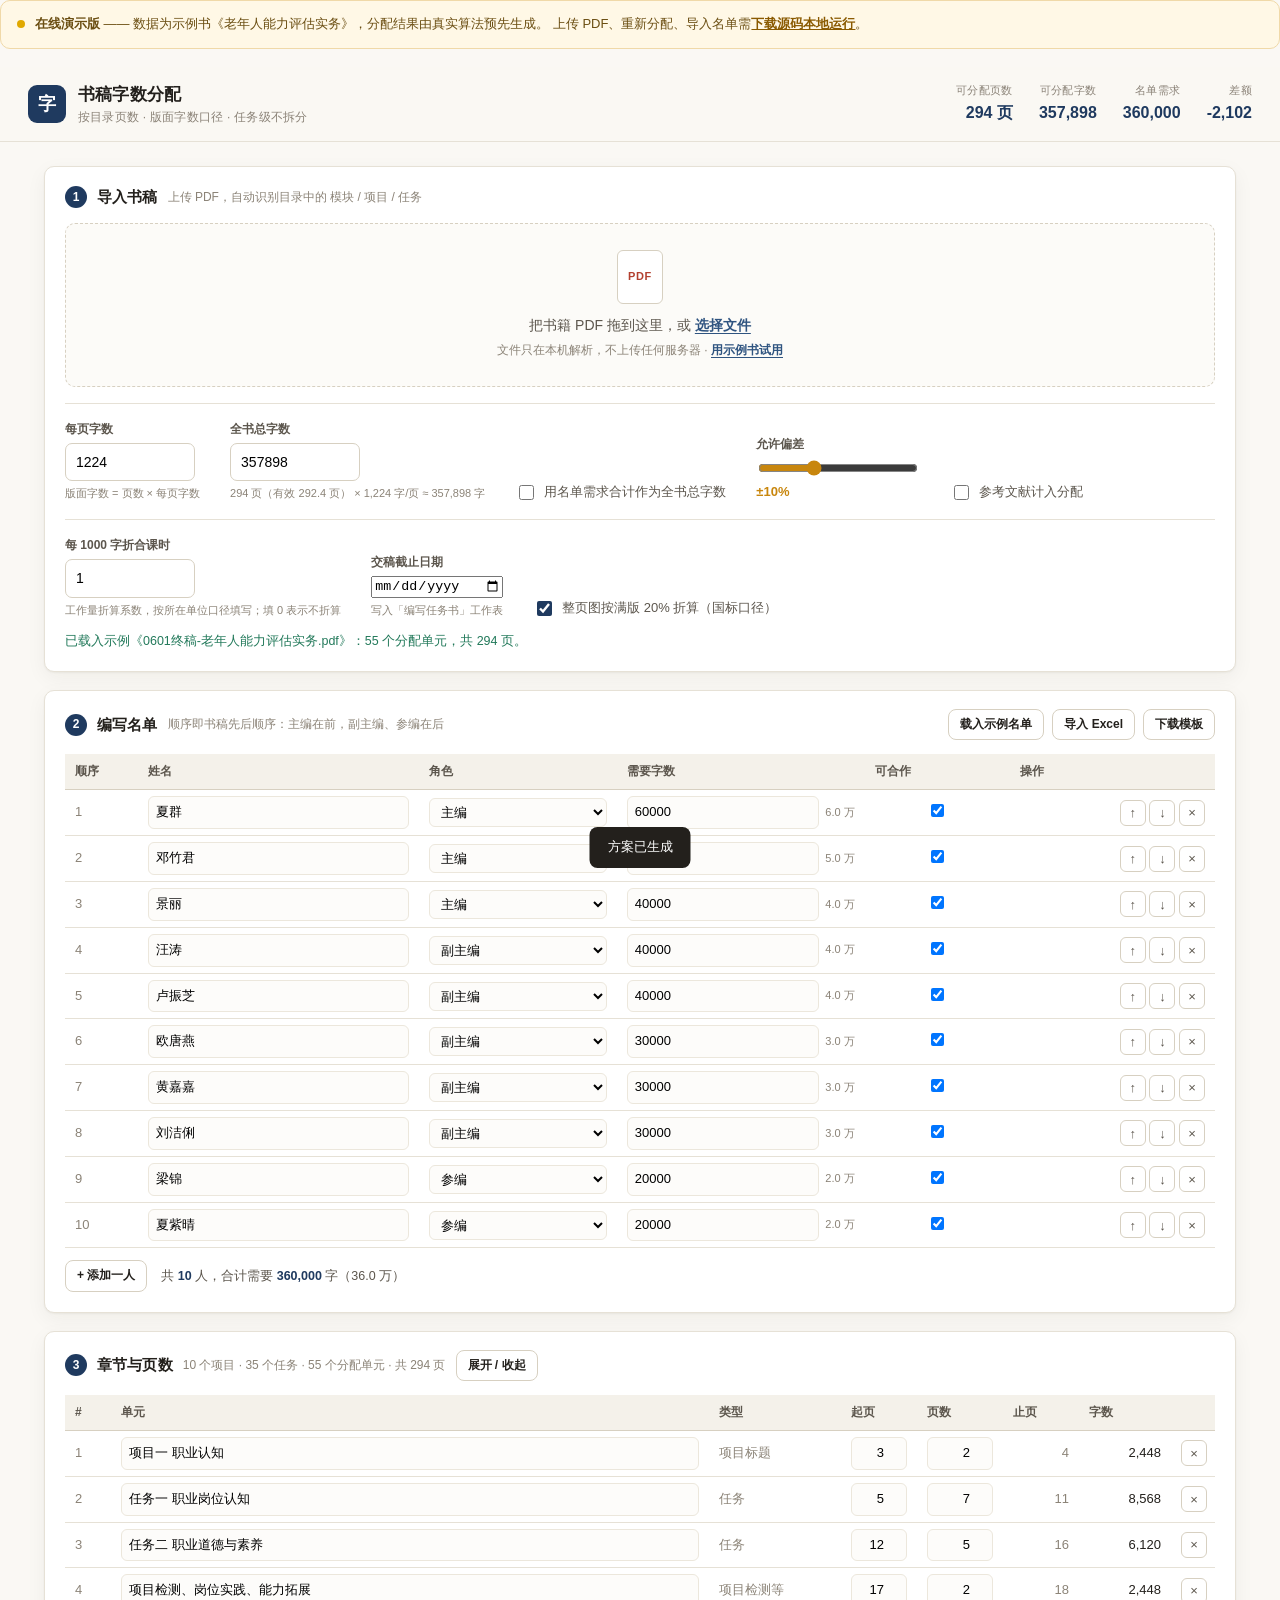
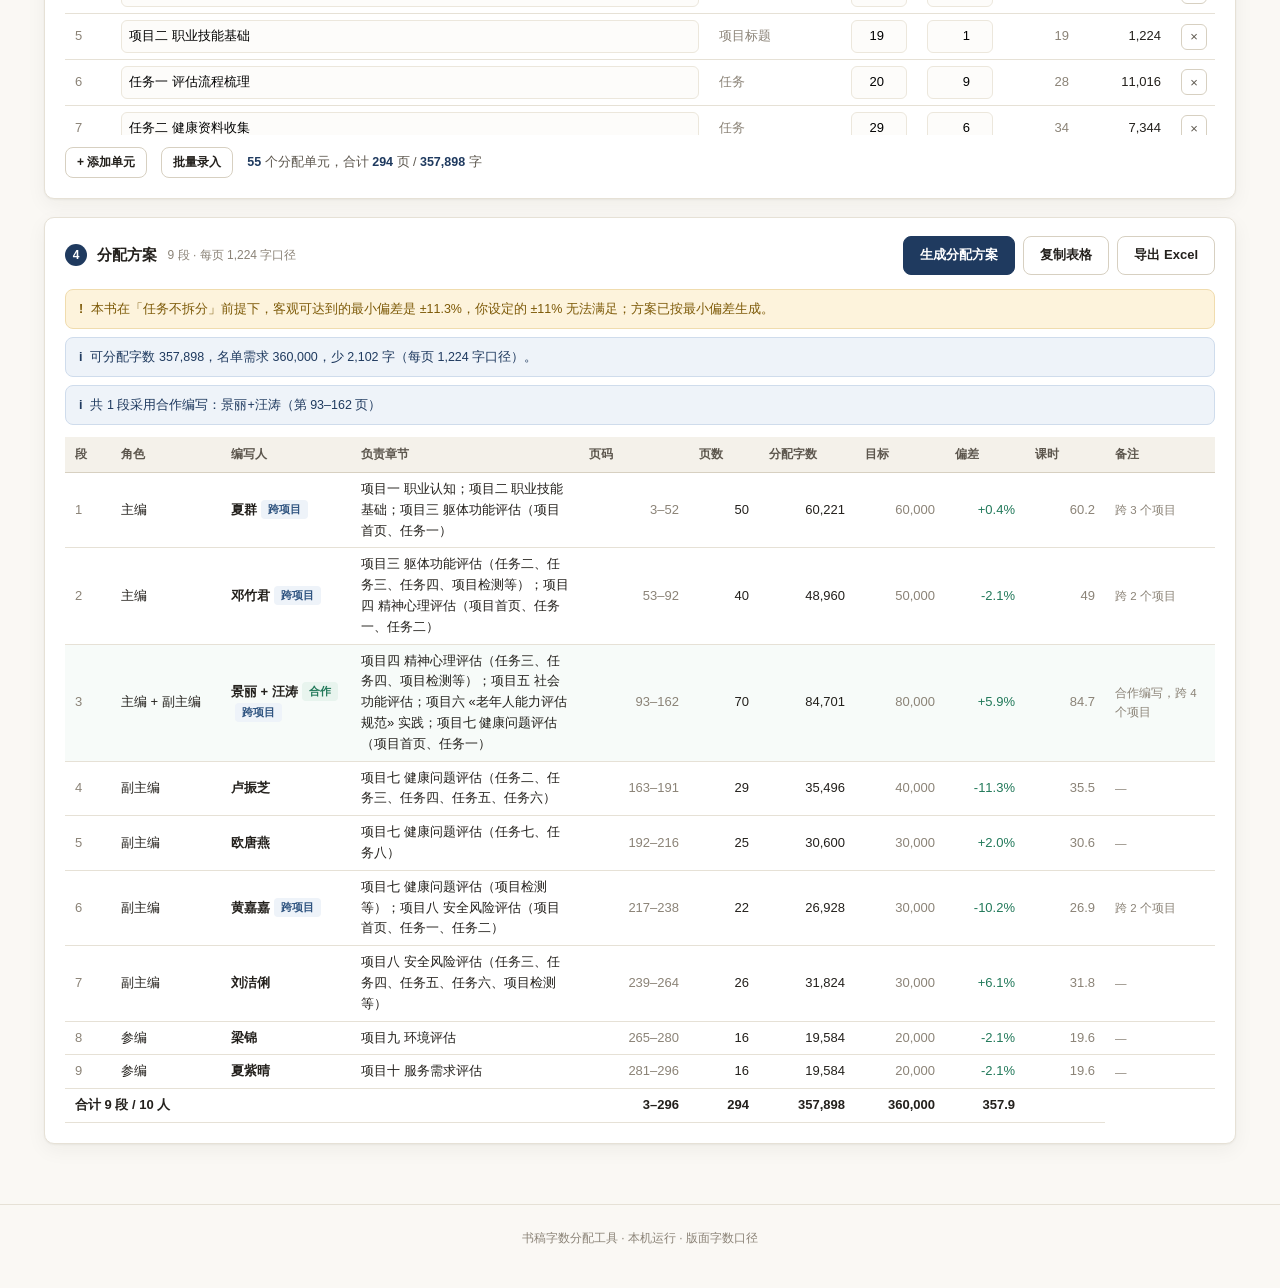
<file: docs/index.html>
<!DOCTYPE html>
<html lang="zh-CN">
<head>
<meta charset="UTF-8" />
<meta name="viewport" content="width=device-width, initial-scale=1.0" />
<title>书稿字数分配工具</title>
<link rel="stylesheet" href="./style.css" />
</head>
<body>
<div class="demo-banner">
  <span class="dot"></span>
  <span><b>在线演示版</b> —— 数据为示例书《老年人能力评估实务》，分配结果由真实算法预先生成。
  上传 PDF、重新分配、导入名单需<a href="https://github.com/ChatYU12/wordcount-allocation" target="_blank" rel="noopener">下载源码本地运行</a>。</span>
</div>
<style>
.demo-banner{display:flex;gap:10px;align-items:flex-start;margin:0 0 18px;padding:13px 16px;
  background:#fff8e6;border:1px solid #f0d9a8;border-radius:10px;font-size:13px;line-height:1.6;color:#6b4e12}
.demo-banner .dot{width:8px;height:8px;border-radius:50%;background:#e0a800;margin-top:6px;flex:none}
.demo-banner a{color:#8a5a00;text-decoration:underline;font-weight:600}
</style>

<header class="topbar">
  <div class="brand">
    <div class="logo">字</div>
    <div>
      <h1>书稿字数分配</h1>
      <p class="sub">按目录页数 · 版面字数口径 · 任务级不拆分</p>
    </div>
  </div>
  <div class="stats" id="topStats">
    <div class="stat"><span class="k">可分配页数</span><span class="v" id="stPages">—</span></div>
    <div class="stat"><span class="k">可分配字数</span><span class="v" id="stWords">—</span></div>
    <div class="stat"><span class="k">名单需求</span><span class="v" id="stTarget">—</span></div>
    <div class="stat"><span class="k">差额</span><span class="v" id="stGap">—</span></div>
  </div>
</header>

<main>

  <!-- ① 导入 -->
  <section class="card" id="cardImport">
    <div class="card-head">
      <span class="step">1</span>
      <h2>导入书稿</h2>
      <span class="hint">上传 PDF，自动识别目录中的 模块 / 项目 / 任务</span>
    </div>

    <div class="dropzone" id="dropzone">
      <input type="file" id="fileInput" accept="application/pdf,.pdf" hidden />
      <div class="dz-inner">
        <div class="dz-icon">PDF</div>
        <p class="dz-title">把书籍 PDF 拖到这里，或 <button class="link" id="pickBtn">选择文件</button></p>
        <p class="dz-note">文件只在本机解析，不上传任何服务器 · <button class="link" id="demoBtn">用示例书试用</button></p>
      </div>
    </div>

    <div class="params">
      <label class="field">
        <span class="lbl">每页字数</span>
        <input type="number" id="ppw" value="1200" min="1" step="1" />
        <em class="tip">版面字数 = 页数 × 每页字数</em>
      </label>
      <label class="field">
        <span class="lbl">全书总字数</span>
        <input type="number" id="totalWords" value="0" min="0" step="1000" />
        <em class="tip" id="totalTip">填这里就按总字数分摊到各章节</em>
      </label>
      <label class="field checkbox">
        <input type="checkbox" id="calibrate" />
        <span>用名单需求合计作为全书总字数</span>
      </label>
      <label class="field">
        <span class="lbl">允许偏差</span>
        <input type="range" id="tol" min="0" max="30" step="1" value="10" />
        <span class="rangeval" id="tolVal">±10%</span>
      </label>
      <label class="field checkbox">
        <input type="checkbox" id="includeRef" />
        <span>参考文献计入分配</span>
      </label>
    </div>

    <div class="params params-2">
      <label class="field">
        <span class="lbl">每 1000 字折合课时</span>
        <input type="number" id="hoursPerK" value="1" min="0" step="0.1" />
        <em class="tip">工作量折算系数，按所在单位口径填写；填 0 表示不折算</em>
      </label>
      <label class="field">
        <span class="lbl">交稿截止日期</span>
        <input type="date" id="deadline" />
        <em class="tip">写入「编写任务书」工作表</em>
      </label>
      <label class="field checkbox">
        <input type="checkbox" id="figureDiscount" checked />
        <span>整页图按满版 20% 折算（国标口径）</span>
      </label>
    </div>
    <p class="parse-note" id="parseNote"></p>
  </section>

  <!-- ② 名单 -->
  <section class="card" id="cardPeople">
    <div class="card-head">
      <span class="step">2</span>
      <h2>编写名单</h2>
      <span class="hint">顺序即书稿先后顺序：主编在前，副主编、参编在后</span>
      <div class="head-actions">
        <button class="btn ghost sm" id="loadDefault">载入示例名单</button>
        <button class="btn sm" id="importPeople">导入 Excel</button>
        <button class="btn ghost sm" id="templateBtn">下载模板</button>
        <input type="file" id="peopleFile" accept=".xlsx,.xlsm,.csv" hidden />
      </div>
    </div>
    <div class="table-wrap">
      <table class="tbl" id="peopleTable">
        <thead>
          <tr>
            <th style="width:44px">顺序</th>
            <th style="width:170px">姓名</th>
            <th style="width:120px">角色</th>
            <th style="width:150px">需要字数</th>
            <th style="width:88px">可合作</th>
            <th style="width:124px">操作</th>
          </tr>
        </thead>
        <tbody></tbody>
      </table>
    </div>
    <div class="row-actions">
      <button class="btn ghost sm" id="addPerson">+ 添加一人</button>
      <span class="sum" id="peopleSum"></span>
    </div>
  </section>

  <!-- ③ 章节 -->
  <section class="card collapsed" id="cardUnits">
    <div class="card-head">
      <span class="step">3</span>
      <h2>章节与页数</h2>
      <span class="hint" id="unitSummary">解析后可在此核对、修正页数</span>
      <button class="btn ghost sm" id="toggleUnits">展开 / 收起</button>
    </div>
    <div class="table-wrap scroll" id="unitsWrap">
      <table class="tbl" id="unitsTable">
        <thead>
          <tr>
            <th style="width:46px">#</th>
            <th>单元</th>
            <th style="width:132px">类型</th>
            <th style="width:76px">起页</th>
            <th style="width:86px">页数</th>
            <th style="width:76px">止页</th>
            <th style="width:92px">字数</th>
            <th style="width:44px"></th>
          </tr>
        </thead>
        <tbody></tbody>
      </table>
    </div>
    <div class="row-actions">
      <button class="btn ghost sm" id="addUnit">+ 添加单元</button>
      <button class="btn ghost sm" id="toggleBulk">批量录入</button>
      <span class="sum" id="unitSum"></span>
    </div>
    <div class="bulk" id="bulkPanel" hidden>
      <p class="bulk-tip">每行一个单元，格式：<code>名称 页数</code> 或 <code>名称 起页 止页</code>，也可写成 <code>名称 起页-止页</code>。</p>
      <textarea id="bulkText" rows="6" placeholder="项目一 职业认知 16&#10;任务一 职业岗位认知 5 11&#10;任务二 职业道德与素养 12-16"></textarea>
      <div class="row-actions">
        <button class="btn sm primary" id="bulkApply">导入这些单元</button>
        <button class="btn sm ghost" id="bulkClear">清空现有单元后导入</button>
      </div>
    </div>
  </section>

  <!-- ④ 结果 -->
  <section class="card" id="cardResult">
    <div class="card-head">
      <span class="step">4</span>
      <h2>分配方案</h2>
      <span class="hint" id="resultHint">填写名单后点击生成</span>
      <div class="head-actions">
        <button class="btn primary" id="runBtn">生成分配方案</button>
        <button class="btn" id="copyBtn" disabled>复制表格</button>
        <button class="btn" id="exportBtn" disabled>导出 Excel</button>
      </div>
    </div>

    <div class="banners" id="banners"></div>

    <div class="table-wrap">
      <table class="tbl result" id="resultTable">
        <thead>
          <tr>
            <th style="width:46px">段</th>
            <th style="width:110px">角色</th>
            <th style="width:130px">编写人</th>
            <th>负责章节</th>
            <th style="width:110px">页码</th>
            <th style="width:70px">页数</th>
            <th style="width:96px">分配字数</th>
            <th style="width:90px">目标</th>
            <th style="width:80px">偏差</th>
            <th style="width:80px">课时</th>
            <th style="width:110px">备注</th>
          </tr>
        </thead>
        <tbody></tbody>
      </table>
    </div>
  </section>

</main>

<footer class="foot">
  <span>书稿字数分配工具 · 本机运行 · 版面字数口径</span>
</footer>

<div class="toast" id="toast"></div>

<script src="./app.js"></script>
<script src="./static-demo.js"></script>
</body>
</html>
</file>
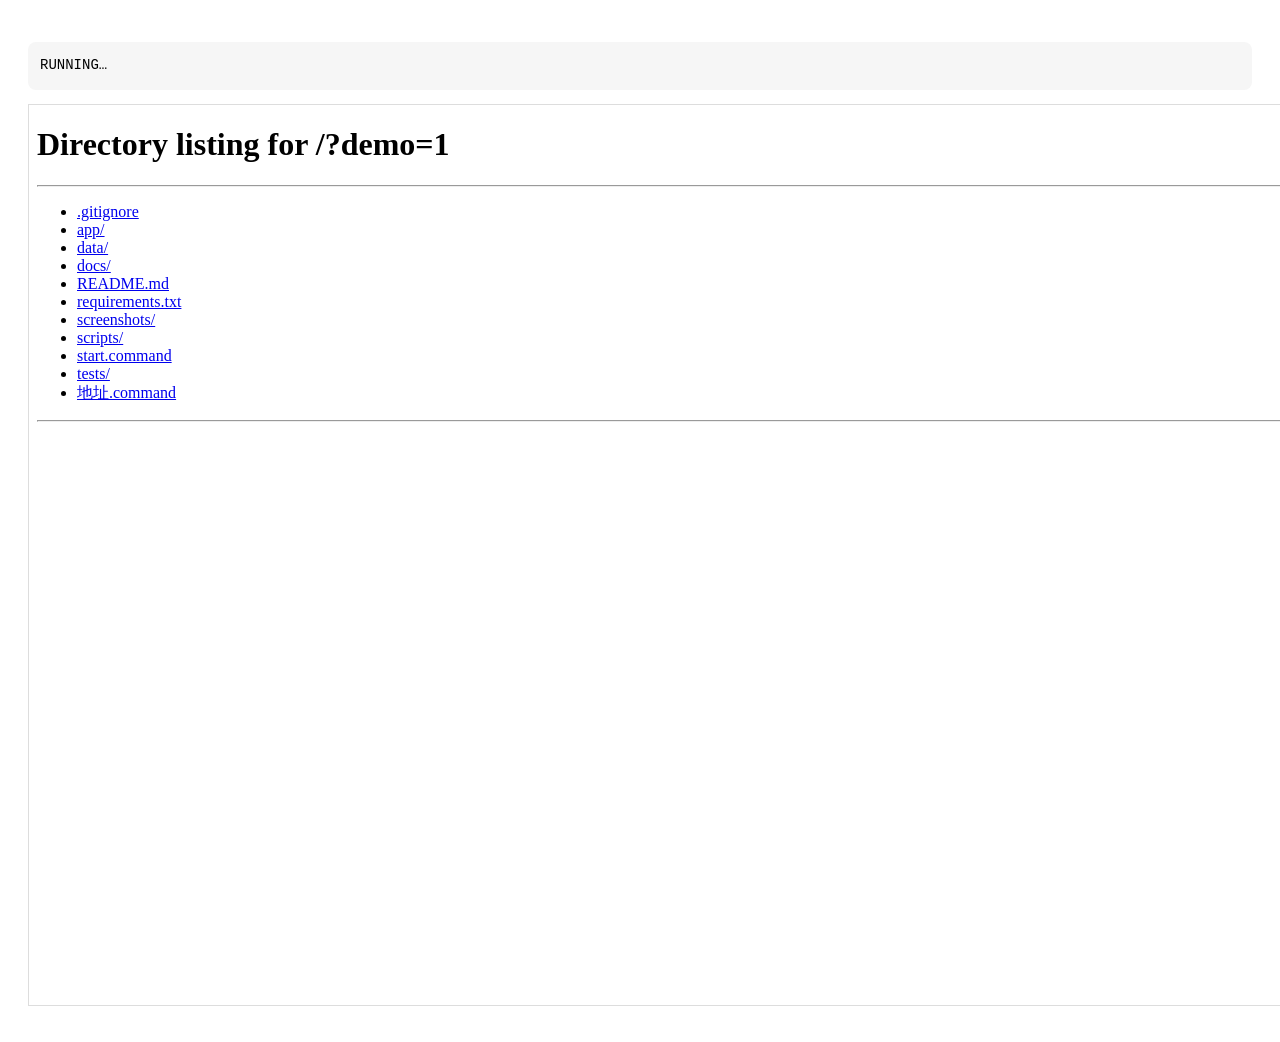
<file: app/static/selftest.html>
<!DOCTYPE html>
<html lang="zh-CN">
<head>
<meta charset="UTF-8" />
<title>UI 自测</title>
<style>body{font:14px/1.7 -apple-system,sans-serif;padding:20px}
iframe{width:1280px;height:900px;border:1px solid #ddd}
pre{background:#f6f6f6;padding:12px;border-radius:8px}</style>
</head>
<body>
<pre id="log">RUNNING…</pre>
<iframe id="app" src="/?demo=1"></iframe>
<script>
const out = [];
const log = (ok, msg) => {
  out.push((ok ? 'PASS' : 'FAIL') + '  ' + msg);
  const el = document.getElementById('log');
  if (el) el.textContent = 'RUNNING…\n' + out.join('\n');
};
const ifr = document.getElementById('app');
const sleep = (ms) => new Promise((r) => setTimeout(r, ms));

ifr.onload = async () => {
  const d = ifr.contentDocument;
  const w = ifr.contentWindow;
  const $ = (s) => d.querySelector(s);

  // 等示例书自动加载并完成首次分配
  for (let i = 0; i < 60; i++) {
    await sleep(250);
    if ($('#resultTable tbody tr')) break;
  }

  const total = $('#totalWords');
  const ppw = $('#ppw');
  const cal = $('#calibrate');

  // 示例书 294 页里有 2 页整页图，按国标折算后有效页 = 294 - 2×0.8 = 292.4
  log(Math.abs(+total.value - 357898) <= 3, '初始 总字数=' + total.value + '（期望 357898 = 292.4 有效页×1224）');
  log(+ppw.value === 1224, '初始 每页字数=' + ppw.value + '（期望 1224，输入源不被派生值覆盖）');

  // ① 勾选：用名单需求合计作为总字数
  cal.checked = true;
  cal.dispatchEvent(new Event('change', { bubbles: true }));
  await sleep(250);
  log(+total.value === 360000, '勾选后 总字数=' + total.value + '（期望 360000）');
  log(+ppw.value === 1224, '勾选后 每页字数=' + ppw.value + '（期望 1224）');

  // ② 取消勾选，手动把总字数改成 330000
  cal.checked = false;
  cal.dispatchEvent(new Event('change', { bubbles: true }));
  await sleep(150);
  total.value = '330000';
  total.dispatchEvent(new Event('input', { bubbles: true }));
  await sleep(300);
  log(+ppw.value === 1122, '手动 330000 后 每页字数=' + ppw.value + '（期望 1122）');
  const stWords = ($('#stWords').textContent || '').replace(/[^\d]/g, '');
  log(stWords === '330000', '统计栏 可分配字数=' + stWords + '（期望 330000）');

  // ③ 生成方案，检查总额是否严格等于 330000
  $('#runBtn').click();
  await sleep(3000);
  const rows = d.querySelectorAll('#resultTable tbody tr');
  const assignRows = d.querySelectorAll('#resultTable tbody tr.assign-row').length;
  const coopRows = d.querySelectorAll('#resultTable tbody tr.coop-row').length;
  log(rows.length === coopRows + assignRows + 1 + (rows.length - coopRows - assignRows - 1) &&
      (coopRows === 0 ? true : assignRows >= 2),
      '结果表行数=' + rows.length + '（合作段 ' + coopRows + '，分工子行 ' + assignRows + '）');

  // ⑥ 联合编写分工：子行要标出各自负责的章节与页码
  const subRows = [...d.querySelectorAll('#resultTable tbody tr.assign-row')];
  if (subRows.length === 0) {
    log(true, '本次分配无联合编写段，跳过分工子行验证');
  } else if (subRows.length >= 2) {
    const cells = subRows.map((tr) => [...tr.children].map((c) => c.textContent.trim()));
    const names = cells.map((c) => c[2]);
    const ranges = cells.map((c) => c[4]);
    log(new Set(names).size === names.length, '联合分工姓名：' + names.join(' / '));
    log(ranges.every((r) => /^\d+–\d+$/.test(r)), '联合分工页码：' + ranges.join(' / '));
    log(cells.every((c) => c[3] && c[3].length > 2), '联合分工章节均已标注');
  } else {
    log(false, '未找到联合编写分工子行');
  }

  // 合计行首列 colspan=4，故「分配字数」是第 4 个单元格
  const cells = rows.length ? Array.from(rows[rows.length - 1].children).map((c) => c.textContent.trim()) : [];
  const wordCell = (cells[3] || '').replace(/[^\d]/g, '');
  log(wordCell === '330000', '合计行 分配字数=' + wordCell + '（期望 330000）');

  // ④ 再改回 360000，确认可反复切换
  total.value = '360000';
  total.dispatchEvent(new Event('input', { bubbles: true }));
  await sleep(300);
  const st2 = ($('#stWords').textContent || '').replace(/[^\d]/g, '');
  log(st2 === '360000', '改回 360000 后 统计栏=' + st2);

  // ⑤ 结果表出现课时列且有值
  $('#runBtn').click();
  await sleep(3000);
  const rows2 = d.querySelectorAll('#resultTable tbody tr');
  const headCells = d.querySelectorAll('#resultTable thead th');
  log(headCells.length === 11, '结果表列数=' + headCells.length + '（含课时列）');
  const firstRow = rows2[0] ? Array.from(rows2[0].children).map((c) => c.textContent.trim()) : [];
  log(firstRow[9] && firstRow[9] !== '—', '首段课时=' + firstRow[9]);

  // ⑦ 允许超额模式：勾选后生成方案，横幅应显示「允许超额」口径
  const allowBox = d.querySelector('#allowOver');
  if (allowBox) {
    allowBox.checked = true;
    allowBox.dispatchEvent(new Event('change', { bubbles: true }));
    $('#runBtn').click();
    await sleep(7000);
    const bannerText = (d.querySelector('#banners') || {}).textContent || '';
    log(/允许超额/.test(bannerText), '允许超额模式已生效：' + bannerText.replace(/\s+/g, ' ').slice(0, 60));
    log(/最大欠额/.test(bannerText), '横幅含最大欠额指标');
    const segRows = d.querySelectorAll('#resultTable tbody tr').length;
    log(segRows >= 2, '允许超额模式生成 ' + segRows + ' 行');
    allowBox.checked = false;
    allowBox.dispatchEvent(new Event('change', { bubbles: true }));
  } else {
    log(false, '未找到 allowOver 复选框');
  }

  // ⑥ 切回「每页字数」口径，验证整页图开关会改变总字数
  ppw.value = '1224';
  ppw.dispatchEvent(new Event('input', { bubbles: true }));
  await sleep(300);
  const on = ($('#stWords').textContent || '').replace(/[^\d]/g, '');
  const fig = $('#figureDiscount');
  fig.checked = false;
  fig.dispatchEvent(new Event('change', { bubbles: true }));
  await sleep(400);
  const off = ($('#stWords').textContent || '').replace(/[^\d]/g, '');
  log(+off > +on, '关闭整页图折算后总字数回升：' + on + ' → ' + off);
  log(off === '359856', '关闭后应回到 359856（294 页满版），实际 ' + off);

  // ⑦ Excel 导入名单：下载内置模板再导入，名单应换成模板里的 4 人
  const tplBlob = await (await fetch('/api/people-template')).blob();
  const file = new File([tplBlob], '模板.xlsx', {
    type: 'application/vnd.openxmlformats-officedocument.spreadsheetml.sheet',
  });
  const dt = new DataTransfer();
  dt.items.add(file);
  const pf = d.querySelector('#peopleFile');
  pf.files = dt.files;
  pf.dispatchEvent(new Event('change', { bubbles: true }));
  await sleep(2500);
  const names = [...d.querySelectorAll('#peopleTable tbody input[data-k="name"]')]
    .map((i) => i.value);
  log(names.length === 4 && names[0] === '张三', 'Excel 导入后名单：' + names.join(' / '));
  const roles = [...d.querySelectorAll('#peopleTable tbody select[data-k="role"]')]
    .map((i) => i.value);
  log(roles[0] === '主编' && roles[2] === '副主编', '导入后角色：' + roles.join(' / '));
  const amts = [...d.querySelectorAll('#peopleTable tbody input[data-k="target_words"]')]
    .map((i) => +i.value);
  log(amts[0] === 60000 && amts[3] === 20000, '导入后字数：' + amts.join(' / '));

  // ⑧ 扉页名单识别 → 自动填表（总主编应被排除）
  try {
  if (typeof w.applyDetectedAuthors === 'function') {
    w.applyDetectedAuthors([
      { name: '邹文开', role: '总主编' },
      { name: '夏群', role: '主编' },
      { name: '汪涛', role: '副主编' },
      { name: '梁锦', role: '参编' },
    ]);
    await sleep(300);
    const fn = [...d.querySelectorAll('#peopleTable tbody input[data-k="name"]')].map((i) => i.value);
    const fr = [...d.querySelectorAll('#peopleTable tbody select[data-k="role"]')].map((i) => i.value);
    const fw = [...d.querySelectorAll('#peopleTable tbody input[data-k="target_words"]')].map((i) => +i.value);
    log(fn.length === 3 && fn.join() === '夏群,汪涛,梁锦', '扉页名单填充：' + fn.join(' / '));
    log(fr.join() === '主编,副主编,参编', '扉页角色：' + fr.join(' / '));
    log(fw.join() === '60000,40000,20000', '扉页默认字数：' + fw.join(' / '));
  } else {
    log(false, '未找到 applyDetectedAuthors');
  }
  } catch (e) {
    log(false, '扉页识别测试异常：' + (e && e.message ? e.message : e));
  }


  document.getElementById('log').textContent = 'RESULT\n' + out.join('\n');
  document.title = out.every((x) => x.startsWith('PASS')) ? 'ALL_PASS' : 'HAS_FAIL';
};
</script>
</body>
</html>
</file>
<file: docs/style.css>
:root {
  --ink: #23201c;
  --ink-2: #5c564d;
  --ink-3: #8b8377;
  --line: #e6e1d6;
  --line-2: #d7d0c1;
  --paper: #faf8f4;
  --card: #ffffff;
  --navy: #1f3a5f;
  --navy-2: #2f5480;
  --amber: #c8860d;
  --amber-soft: #fdf3dc;
  --green: #22795a;
  --green-soft: #e8f4ee;
  --red: #b3402f;
  --red-soft: #fcece8;
  --radius: 10px;
  --shadow: 0 1px 2px rgba(35, 32, 28, .05), 0 6px 20px rgba(35, 32, 28, .05);
}

* { box-sizing: border-box; }

html, body {
  margin: 0;
  padding: 0;
  background: var(--paper);
  color: var(--ink);
  font-family: -apple-system, BlinkMacSystemFont, "PingFang SC", "Hiragino Sans GB",
    "Microsoft YaHei", "Source Han Sans SC", sans-serif;
  font-size: 14px;
  line-height: 1.6;
  -webkit-font-smoothing: antialiased;
}

h1, h2 { margin: 0; font-weight: 700; letter-spacing: .01em; }
p { margin: 0; }

/* ---------- 顶栏 ---------- */
.topbar {
  position: sticky;
  top: 0;
  z-index: 30;
  display: flex;
  align-items: center;
  justify-content: space-between;
  gap: 24px;
  padding: 14px 28px;
  background: rgba(250, 248, 244, .92);
  backdrop-filter: saturate(180%) blur(12px);
  border-bottom: 1px solid var(--line);
}
.brand { display: flex; align-items: center; gap: 12px; }
.logo {
  width: 38px; height: 38px;
  display: grid; place-items: center;
  background: var(--navy);
  color: #fff;
  border-radius: 9px;
  font-size: 18px;
  font-weight: 700;
  letter-spacing: .04em;
}
.brand h1 { font-size: 17px; }
.brand .sub { font-size: 12px; color: var(--ink-3); letter-spacing: .02em; }

.stats { display: flex; gap: 26px; }
.stat { display: flex; flex-direction: column; align-items: flex-end; }
.stat .k { font-size: 11px; color: var(--ink-3); letter-spacing: .04em; }
.stat .v {
  font-size: 16px; font-weight: 600; font-variant-numeric: tabular-nums;
  color: var(--navy);
}
.stat .v.warn { color: var(--red); }

/* ---------- 布局 ---------- */
main {
  max-width: 1240px;
  margin: 0 auto;
  padding: 24px 24px 60px;
  display: flex;
  flex-direction: column;
  gap: 18px;
}

.card {
  background: var(--card);
  border: 1px solid var(--line);
  border-radius: var(--radius);
  box-shadow: var(--shadow);
  padding: 18px 20px 20px;
}
.card-head {
  display: flex;
  align-items: center;
  gap: 10px;
  margin-bottom: 14px;
  flex-wrap: wrap;
}
.card-head h2 { font-size: 15px; }
.step {
  width: 22px; height: 22px;
  display: grid; place-items: center;
  border-radius: 50%;
  background: var(--navy);
  color: #fff;
  font-size: 12px;
  font-weight: 600;
}
.hint { font-size: 12px; color: var(--ink-3); }
.head-actions { margin-left: auto; display: flex; gap: 8px; }
#loadDefault { margin-left: auto; }

/* ---------- 上传区 ---------- */
.dropzone {
  border: 1.5px dashed var(--line-2);
  border-radius: var(--radius);
  background: #fcfbf8;
  padding: 26px 20px;
  text-align: center;
  transition: all .18s ease;
  cursor: pointer;
}
.dropzone:hover, .dropzone.over {
  border-color: var(--amber);
  background: var(--amber-soft);
}
.dz-icon {
  width: 46px; height: 54px;
  margin: 0 auto 10px;
  border-radius: 6px;
  background: #fff;
  border: 1px solid var(--line-2);
  display: grid; place-items: center;
  font-size: 11px; font-weight: 700; color: var(--red);
  letter-spacing: .06em;
}
.dz-title { font-size: 14px; color: var(--ink-2); }
.dz-note { font-size: 12px; color: var(--ink-3); margin-top: 4px; }
.link {
  background: none; border: none; padding: 0;
  color: var(--navy-2); font: inherit; font-weight: 600;
  text-decoration: underline; text-underline-offset: 3px; cursor: pointer;
}

/* ---------- 参数 ---------- */
.params {
  display: flex;
  flex-wrap: wrap;
  gap: 18px 30px;
  margin-top: 16px;
  padding-top: 16px;
  border-top: 1px solid var(--line);
  align-items: flex-end;
}
.field { display: flex; flex-direction: column; gap: 4px; }
.field .lbl { font-size: 12px; color: var(--ink-2); font-weight: 600; }
.field input[type="number"] {
  width: 130px;
  padding: 7px 10px;
  border: 1px solid var(--line-2);
  border-radius: 7px;
  font: inherit;
  font-variant-numeric: tabular-nums;
  background: #fff;
}
.field input[type="number"]:focus { outline: 2px solid rgba(31,58,95,.2); border-color: var(--navy-2); }
.tip { font-size: 11px; color: var(--ink-3); font-style: normal; }
.checkbox { flex-direction: row; align-items: center; gap: 7px; font-size: 13px; color: var(--ink-2); }
.checkbox input { width: 15px; height: 15px; accent-color: var(--navy); }
input[type="range"] { width: 160px; accent-color: var(--amber); }
.rangeval {
  font-size: 13px; font-weight: 600; color: var(--amber);
  font-variant-numeric: tabular-nums;
}
.parse-note { margin-top: 12px; font-size: 12.5px; color: var(--ink-2); }
.parse-note.ok { color: var(--green); }

/* ---------- 表格 ---------- */
.table-wrap { overflow-x: auto; }
.table-wrap.scroll { max-height: 340px; overflow-y: auto; }
.tbl {
  width: 100%;
  border-collapse: collapse;
  font-size: 13px;
  table-layout: fixed;
}
.tbl th {
  position: sticky; top: 0; z-index: 2;
  background: #f4f1ea;
  color: var(--ink-2);
  font-weight: 600;
  font-size: 12px;
  text-align: left;
  padding: 8px 10px;
  border-bottom: 1px solid var(--line-2);
  white-space: nowrap;
}
.tbl td {
  padding: 6px 10px;
  border-bottom: 1px solid var(--line);
  vertical-align: middle;
}
.tbl tbody tr:hover { background: #fcfbf7; }
.tbl td.ops { white-space: nowrap; text-align: right; }
.amount { display: flex; align-items: center; gap: 6px; }
.amount .wan { font-size: 11px; color: var(--ink-3); white-space: nowrap; }
.tbl input, .tbl select {
  width: 100%;
  padding: 5px 7px;
  border: 1px solid transparent;
  border-radius: 6px;
  font: inherit;
  font-variant-numeric: tabular-nums;
  background: transparent;
}
.tbl input:hover, .tbl select:hover { border-color: var(--line-2); background: #fff; }
.tbl input:focus, .tbl select:focus {
  outline: none; border-color: var(--navy-2); background: #fff;
  box-shadow: 0 0 0 3px rgba(47,84,128,.12);
}
.tbl .num { text-align: right; font-variant-numeric: tabular-nums; }
.tbl .muted { color: var(--ink-3); }
.tbl.compact td { padding: 4px 10px; }

.row-actions { display: flex; align-items: center; gap: 14px; margin-top: 12px; }
.sum { font-size: 12.5px; color: var(--ink-2); }
.sum b { color: var(--navy); font-variant-numeric: tabular-nums; }

/* ---------- 按钮 ---------- */
.btn {
  padding: 8px 16px;
  border: 1px solid var(--line-2);
  border-radius: 8px;
  background: #fff;
  color: var(--ink);
  font: inherit;
  font-weight: 600;
  font-size: 13px;
  cursor: pointer;
  transition: all .15s ease;
  white-space: nowrap;
}
.btn:hover { border-color: var(--ink-3); background: #fcfbf7; }
.btn.primary {
  background: var(--navy);
  border-color: var(--navy);
  color: #fff;
}
.btn.primary:hover { background: var(--navy-2); border-color: var(--navy-2); }
.btn.ghost { background: transparent; }
.btn.sm { padding: 5px 11px; font-size: 12px; }
.btn:disabled { opacity: .45; cursor: not-allowed; }
.btn.danger { color: var(--red); border-color: #eed3cd; }
.btn.danger:hover { background: var(--red-soft); }
.icon-btn {
  width: 26px; height: 26px;
  display: inline-grid; place-items: center;
  border: 1px solid var(--line-2);
  background: #fff;
  border-radius: 6px;
  cursor: pointer;
  font-size: 13px;
  color: var(--ink-2);
}
.icon-btn:hover { border-color: var(--ink-3); }

/* ---------- 结果 ---------- */
.banners { display: flex; flex-direction: column; gap: 8px; margin-bottom: 12px; }
.banner {
  padding: 9px 13px;
  border-radius: 8px;
  font-size: 12.5px;
  border: 1px solid;
  display: flex; gap: 8px; align-items: flex-start;
}
.banner.info { background: #eef3f9; border-color: #cfdcec; color: #1f3a5f; }
.banner.warn { background: var(--amber-soft); border-color: #f0dcae; color: #7d5a08; }
.banner.good { background: var(--green-soft); border-color: #c4e3d4; color: #1a5c45; }
.banner .b-ico { font-weight: 700; }

.result td.who { font-weight: 600; }
.tag {
  display: inline-block;
  padding: 1px 7px;
  border-radius: 4px;
  font-size: 11px;
  font-weight: 600;
  margin-left: 4px;
  vertical-align: 1px;
}
.tag.coop { background: var(--green-soft); color: var(--green); }
.tag.cross { background: #eef3f9; color: var(--navy-2); }
.tag.over { background: var(--red-soft); color: var(--red); }
.tbl tr.coop-row { background: #f7fbf9; }
.tbl tr.over-row td.ratio { color: var(--red); font-weight: 700; }
.ratio { text-align: right; font-variant-numeric: tabular-nums; }
.ratio.ok { color: var(--green); }
.ratio.bad { color: var(--red); }

/* ---------- 其他 ---------- */
.collapsed #unitsWrap { display: none; }
.foot {
  text-align: center;
  font-size: 12px;
  color: var(--ink-3);
  padding: 24px 0 40px;
  border-top: 1px solid var(--line);
}

.toast {
  position: fixed;
  left: 50%; bottom: 32px;
  transform: translate(-50%, 20px);
  background: #23201c;
  color: #fff;
  padding: 10px 18px;
  border-radius: 8px;
  font-size: 13px;
  opacity: 0;
  pointer-events: none;
  transition: all .22s ease;
  z-index: 100;
  max-width: 70vw;
}
.toast.show { opacity: 1; transform: translate(-50%, 0); }

.spinner {
  display: inline-block;
  width: 13px; height: 13px;
  border: 2px solid rgba(255,255,255,.35);
  border-top-color: #fff;
  border-radius: 50%;
  animation: spin .7s linear infinite;
  margin-right: 6px;
  vertical-align: -2px;
}
@keyframes spin { to { transform: rotate(360deg); } }

@media (max-width: 820px) {
  .topbar { flex-direction: column; align-items: flex-start; gap: 10px; padding: 12px 16px; }
  .stats { gap: 18px; }
  main { padding: 16px 12px 40px; }
  .params { gap: 14px; }
}

/* ---------- 批量录入 ---------- */
.bulk {
  margin-top: 14px;
  padding: 14px;
  border: 1px dashed var(--line-2);
  border-radius: 9px;
  background: #fcfbf8;
}
.bulk-tip { font-size: 12px; color: var(--ink-3); margin-bottom: 8px; }
.bulk-tip code {
  background: #fff;
  border: 1px solid var(--line);
  border-radius: 4px;
  padding: 1px 5px;
  font-size: 11.5px;
  font-family: ui-monospace, SFMono-Regular, Menlo, monospace;
  color: var(--ink-2);
}
.bulk textarea {
  width: 100%;
  padding: 10px 12px;
  border: 1px solid var(--line-2);
  border-radius: 8px;
  font: inherit;
  font-size: 12.5px;
  line-height: 1.7;
  font-family: ui-monospace, SFMono-Regular, Menlo, monospace;
  resize: vertical;
  background: #fff;
}
.bulk textarea:focus { outline: none; border-color: var(--navy-2); box-shadow: 0 0 0 3px rgba(47,84,128,.12); }

/* 表格内输入框：轻度描边，提示「可编辑」 */
.tbl input:not([type="checkbox"]), .tbl select {
  border: 1px solid #ece7dc;
  background: #fdfcfa;
}
.tbl input:not([type="checkbox"]):focus, .tbl select:focus {
  border-color: var(--navy-2);
  background: #fff;
}
</file>
